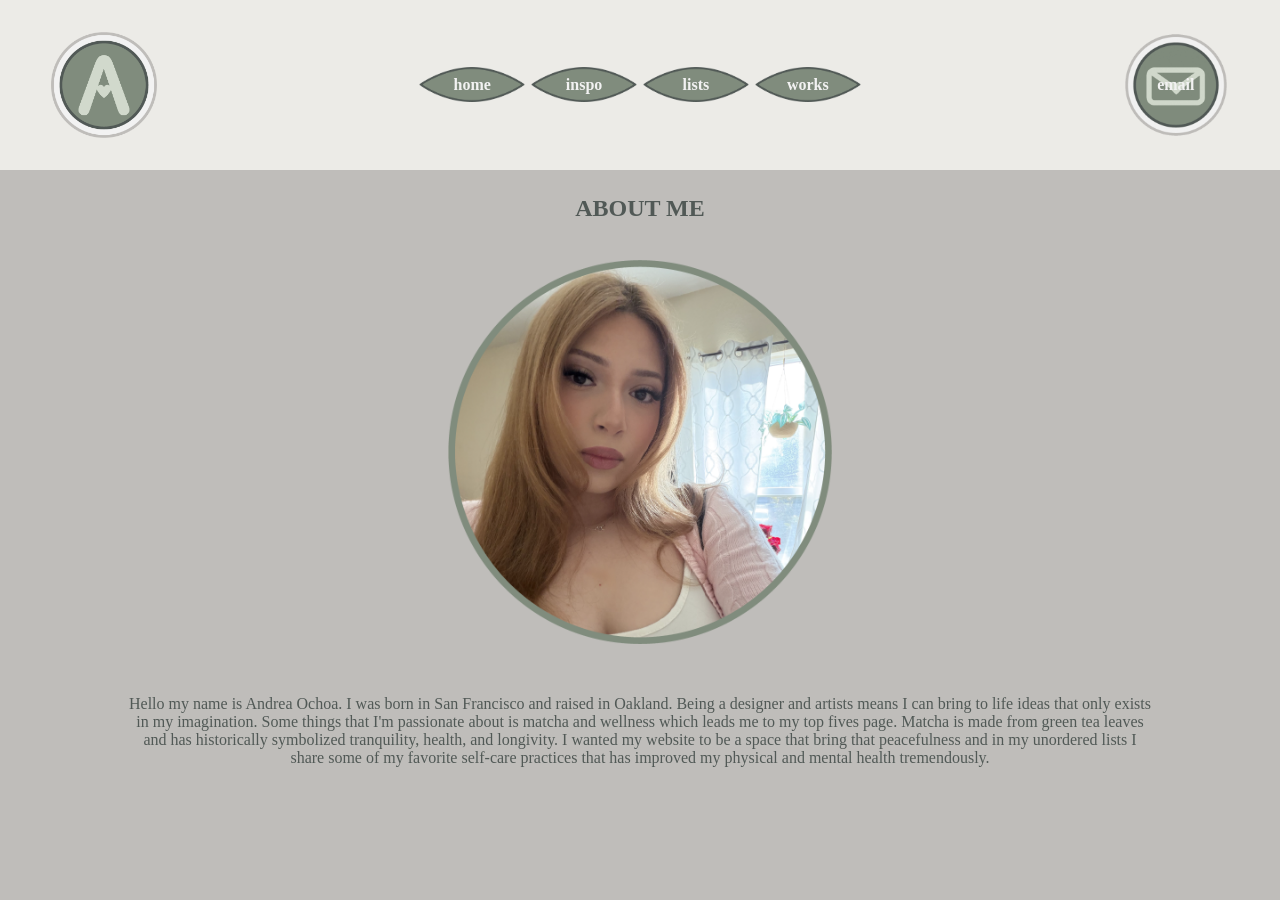
<file: index.html>
<!DOCTYPE html>
<html lang="en">
    <head>
        <meta charset="UTF-8">
        <meta name="viewport" content="width=device-width, initial-scale=1.0">
        <link rel="stylesheet" href="css/responsiveStyle.css">
        <title>Andrea Ochoa Alvarez</title>
    </head>
    <body>  

        <header>

            <nav>
                <img src="img/webLogo.png" class="logo">

                <div class="navLinks">
                    <a href="index.html" class="leaf-btn">home</a>
                    <a href="inspiration/inspiration.html" class="leaf-btn">inspo</a>
                    <a href="topFive/topFive.html" class="leaf-btn">lists</a>
                    <a href="works/works.html" class="leaf-btn">works</a>
                </div>

                <a href="mailto:andreao.ochoa1@gmail.com" class="mail-btn">email</a>
            </nav>

        </header>

        <section>
            <h1>about me</h1>
        </section>

        <br>
        
            <div class="me">

                <img src="img/meBorder.png">

            </div>
        <p>
            Hello my name is Andrea Ochoa. I was born in San Francisco and raised in Oakland. Being a designer and artists means I can bring to life ideas that only exists in my imagination. Some things that I'm passionate about is matcha and wellness which leads me to my top fives page. Matcha is made from green tea leaves and has historically symbolized tranquility, health, and longivity. I wanted my website to be a space that bring that peacefulness and in my unordered lists I share some of my favorite self-care practices that has improved my physical and mental health tremendously. 
        </p>

    </body>
</html>
</file>
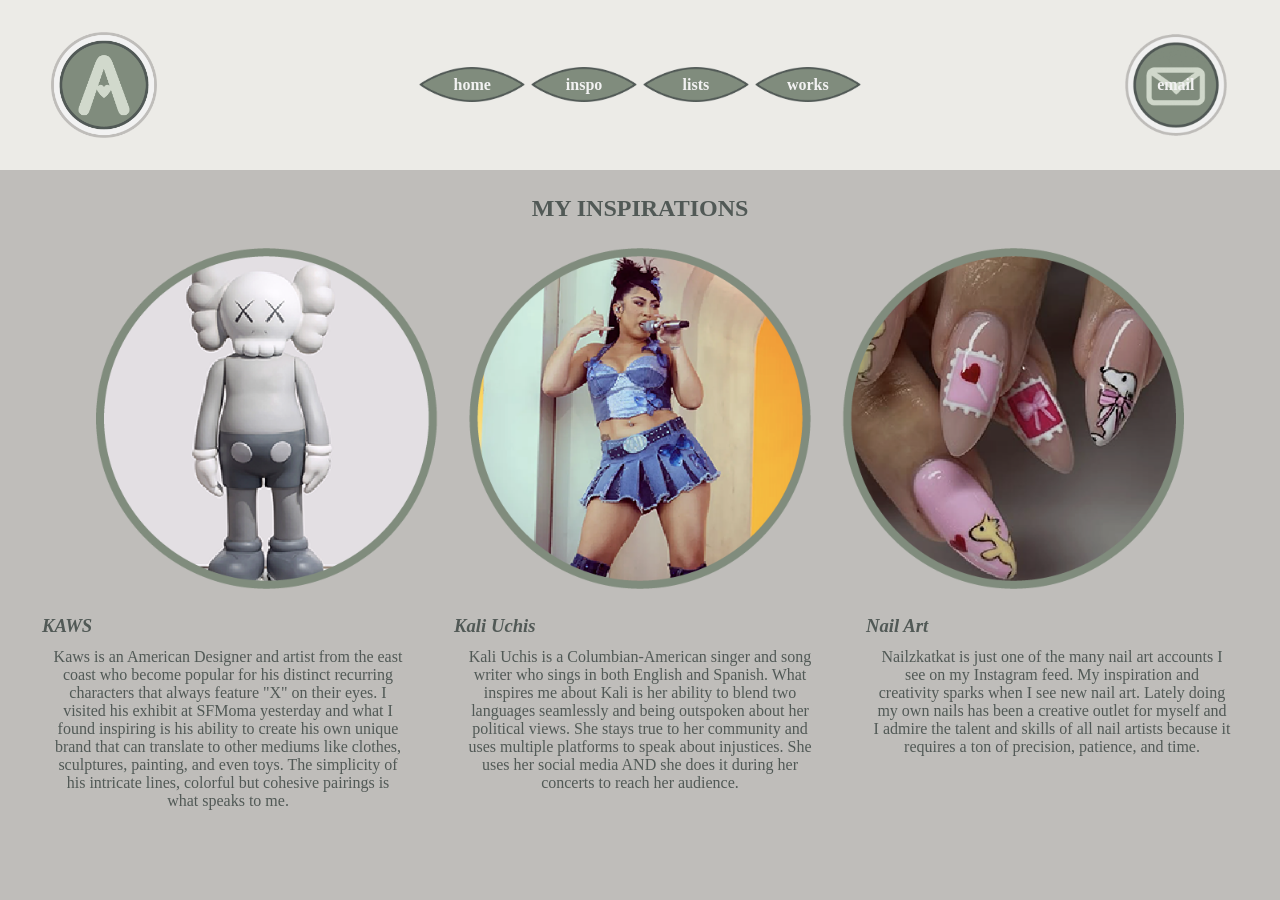
<file: inspiration/inspiration.html>
<!DOCTYPE html>
<html lang="en">
    <head>
        <meta charset="UTF-8">
        <title>Inspirations</title>
        <link rel="stylesheet" href="../css/mainStyle.css">
    </head>
    <body>    

        <header>
        
            <nav>
                <img src="../img/webLogo.png" class="logo">

                <div class="navLinks">
                    <a href="../index.html" class="leaf-btn">home</a>
                    <a href="inspiration.html" class="leaf-btn">inspo</a>
                    <a href="../topFive/topFive.html" class="leaf-btn">lists</a>
                    <a href="../works/works.html" class="leaf-btn">works</a>
                </div>

                <a href="mailto:andreao.ochoa1@gmail.com" class="mail-btn">email</a>
            </nav>

        </header>

        <section>
            <h1>my inspirations</h1>
        </section>

            <div class="inspo">
                <img src="img/inspoBorder.png" alt="sculpture, singer oerforming, creative art on nails">
            </div>

            <div class="inspoLinks">

                <div class="inspoItem">
                <a href="https://www.instagram.com/kaws/?hl=en"><h3><em>KAWS</em></h3></a>
                <p>Kaws is an American Designer and artist from the east coast who become popular for his distinct recurring 
                    characters that always feature "X" on their eyes. I visited his exhibit at SFMoma yesterday and what I found 
                    inspiring is his ability to create his own unique brand that can translate to other mediums like clothes, 
                    sculptures, painting, and even toys. The simplicity of his intricate lines, colorful but cohesive pairings 
                    is what speaks to me.</p>
                </div>

                <div class="inspoItem">
                <a href="https://shopkaliuchis.com/"><h3><em>Kali Uchis</em></h3></a>
                <p>Kali Uchis is a Columbian-American singer and song writer who sings in both English and Spanish. What inspires
                     me about Kali is her ability to blend two languages seamlessly and being outspoken about her political views. 
                     She stays true to her community and uses multiple platforms to speak about injustices. She uses her social media 
                     AND she does it during her concerts to reach her audience. </p>
                </div>

                <div class="inspoItem">
                <a href="https://www.instagram.com/nailzkatkat/"><h3><em>Nail Art</em></h3></a>
                <p>Nailzkatkat is just one of the many nail art accounts I see on my Instagram feed. My inspiration and creativity 
                    sparks when I see new nail art. Lately doing my own nails has been a creative outlet for myself and I admire the 
                    talent and skills of all nail artists because it requires a ton of precision, patience, and time.</p>
                </div>
                
            </div>

    </body>
</html>
</file>
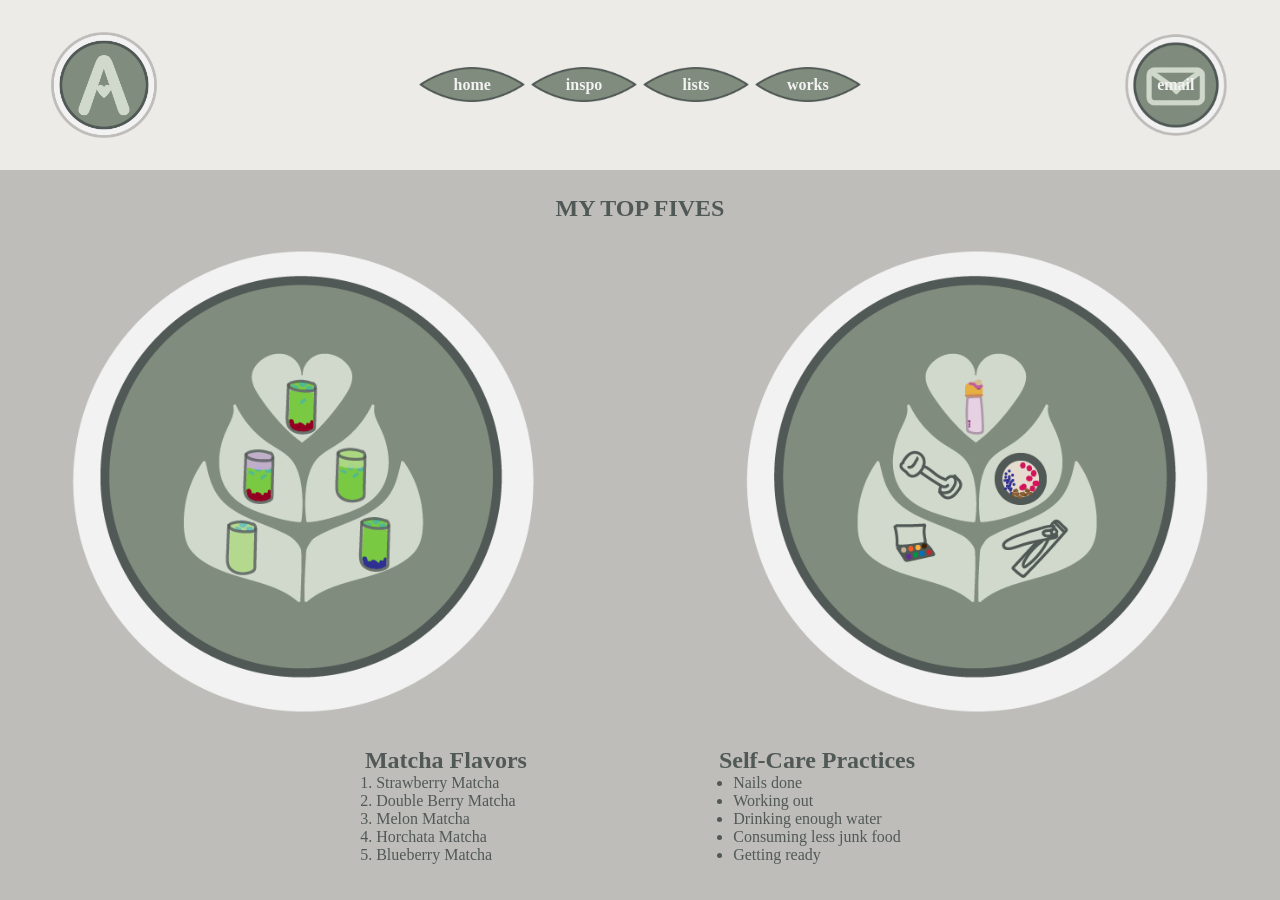
<file: topFive/topFive.html>
<!DOCTYPE html>
<html lang="en">
    <head>
        <meta charset="UTF-8">
        <title>Top Fives</title>
        <link rel="stylesheet" href="../css/mainStyle.css">
    </head>
    <body>    

        <header>

            <nav>
                <img src="../img/webLogo.png" class="logo">

                <div class="navLinks">
                    <a href="../index.html" class="leaf-btn">home</a>
                    <a href="../inspiration/inspiration.html" class="leaf-btn">inspo</a>
                    <a href="topFive.html" class="leaf-btn">lists</a>
                    <a href="../works/works.html" class="leaf-btn">works</a>
                </div>

                <a href="mailto:andreao.ochoa1@gmail.com" class="mail-btn">email</a>
            </nav>

        </header>

        <section>
            <h1>my top fives</h1>
        </section>

        <div class="lists">
            <img src="img/listsBorder.png" alt="iced green tea matcha lattes with different flavors like strawberry, blueberry, horchata and drawing of a reusable water bottle, dumbells for working out, greek yogurt bowl with fruit, eyeshadow pallete, and nail clippers">
        </div>

        <div class="content">

            <div class="matchaList">
                <h2>Matcha Flavors</h2>
                <ol>
                    <li>Strawberry Matcha
                    <br>
                    </li>
                    <li>Double Berry Matcha
                    <br>
                    <a href="https://about.starbucks.com/stories/2026/starbucks-launches-new-matcha-and-valentines-day-drinks/">
                    </a>
                    </li>
                    <a href="https://www.academiccoffee.com/"><li>Melon Matcha</li></a>
                    <a href="http://www.tierramiacoffee.com/"><li>Horchata Matcha</li></a>
                    <li>Blueberry Matcha</li>
                </ol>
            </div>

            <div class="matchaList">
                <h2>Self-Care Practices</h2>
                <ul>
                    <li>Nails done
                    <br>
                    </li>
                    <a href="https://www.mayoclinic.org/healthy-lifestyle/fitness/in-depth/exercise/art-20048389"><li>Working out</li></a>
                    <a href="https://www.cise.ufl.edu/~scarpio/cis4930/assign2/index.html"><li>Drinking enough water</li></a> 
                    <a href="https://www.everydayhealth.com/weight-food/what-happens-to-your-body-when-you-quit-eating-fast-food/"><li>Consuming less junk food</li></a> 
                    </li>
                    <li>Getting ready </li>
                </ul>
            </div>

        </div>
        
    </body>
</html>
</file>
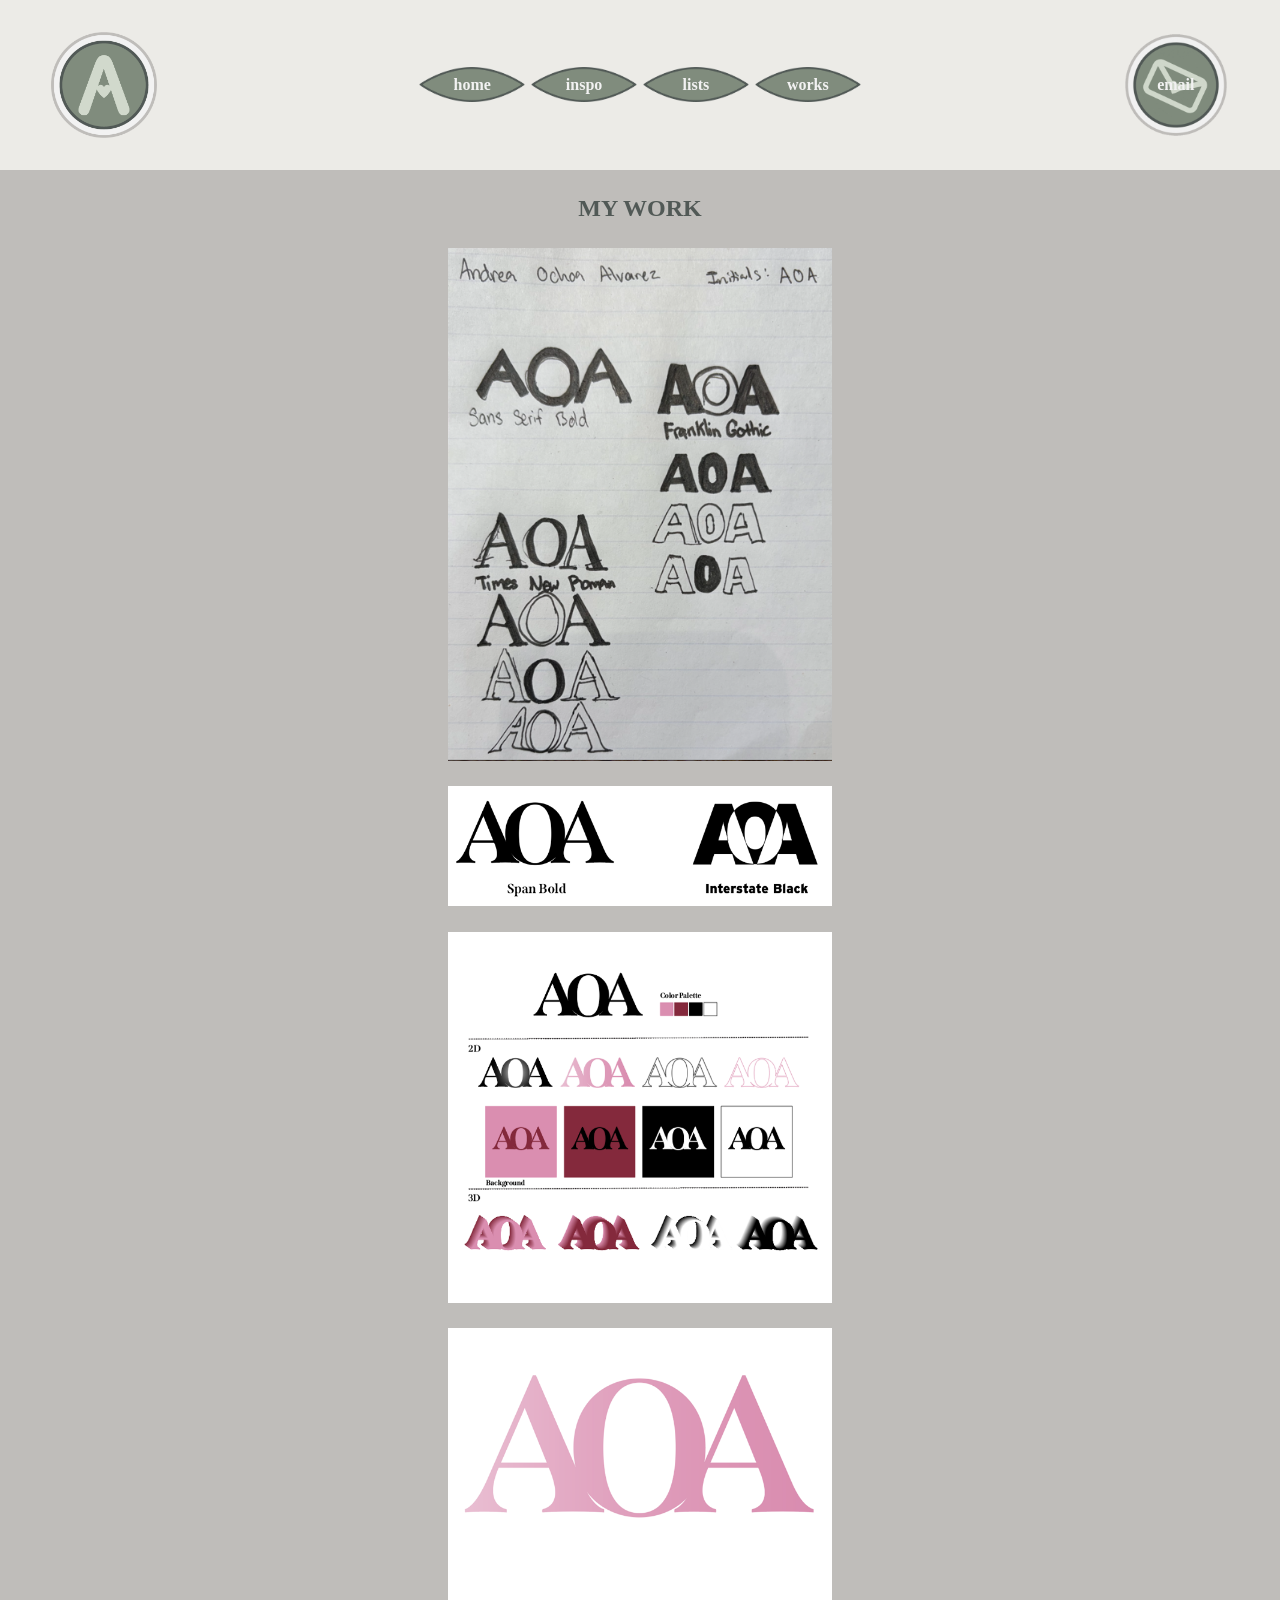
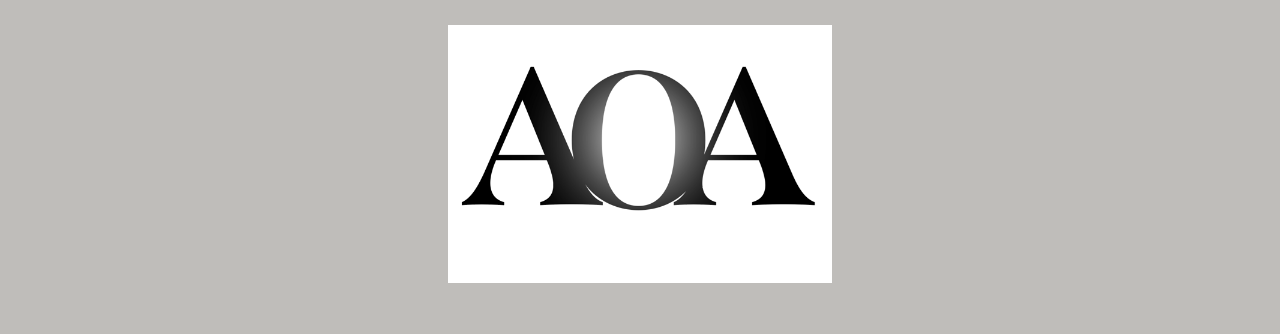
<file: works/works.html>
<!DOCTYPE html>
<html lang="en">
    <head>
        <meta charset="UTF-8">
        <title>My Work</title>
        <link rel="stylesheet" href="../css/mainStyle.css">
    </head>
    <body>    

        <header>

            <nav>
                <img src="../img/webLogo.png" class="logo">

                <div class="navLinks">
                    <a href="../index.html" class="leaf-btn">home</a>
                    <a href="../inspiration/inspiration.html" class="leaf-btn">inspo</a>
                    <a href="../topFive/topFive.html" class="leaf-btn">lists</a>
                    <a href="works.html" class="leaf-btn">works</a>
                </div>

                <a href="mailto:andreao.ochoa1@gmail.com" class="mail-btn">email</a>
            </nav>

        </header>

        <section>
            <h1>my work</h1>
        </section>


        <div class="myWork">
            <img src="img/logoSketch.png">
            <img src="img/logoTwo.png" >
            <img src="img/logoVariations.png">
            <img src="img/logoColor.png">
            <img src="img/logoBW.png">

        </div>
        
    </body>
</html>
</file>
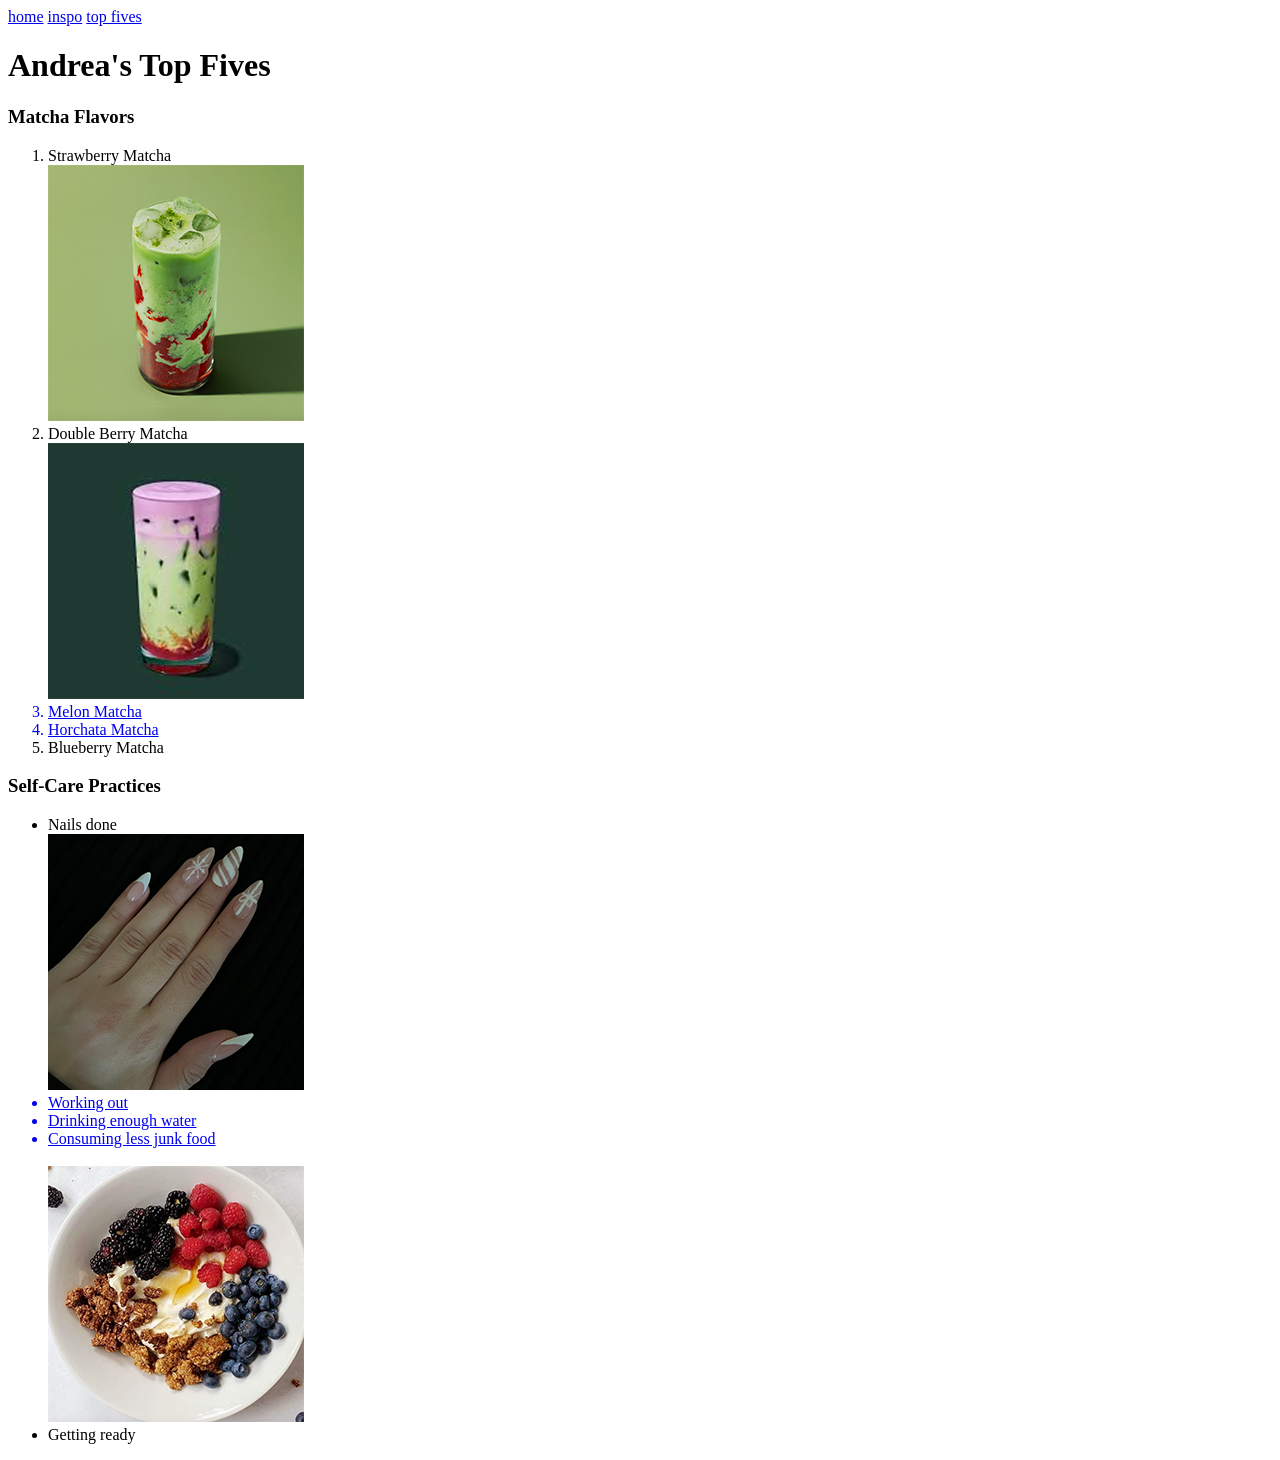
<file: ochoa_andrea_portfolio/topFive/topFive.html>
<!DOCTYPE html>
<html lang="en">
    <head>
        <meta charset="UTF-8">
        <title>Top Fives</title>
    </head>
    <body>    

        <header>
        
            <nav>

                <a href="../index.html">home</a>
                <a href="../inspiration/inspiration.html">inspo</a>
                <a href="topFive.html">top fives</a>
  
            </nav>

        </header>

        <h1>Andrea's Top Fives</h1>

            <h3>Matcha Flavors</h3>
            <ol>
                <li>Strawberry Matcha
                    <br>
                    <img src="img/strawb.png" alt="iced matcha latte with strawberry puree">
                </li>
                <li>Double Berry Matcha
                    <br>
                    <a href="https://about.starbucks.com/stories/2026/starbucks-launches-new-matcha-and-valentines-day-drinks/">
                    <img src="img/doubleb.png" alt="iced matcha latte with strawberry puree and raspberry cold foam">
                    </a>
                </li>
                <a href="https://www.academiccoffee.com/"><li>Melon Matcha</li></a>
                <a href="http://www.tierramiacoffee.com/"><li>Horchata Matcha</li></a>
                <li>Blueberry Matcha</li>
            </ol>

            <h3>Self-Care Practices</h3>
            <ul>
                <li>Nails done
                    <br>
                    <img src="img/myNails.png" alt="almond shaped nails with christams designs">
                </li>
               <a href="https://www.mayoclinic.org/healthy-lifestyle/fitness/in-depth/exercise/art-20048389"><li>Working out</li></a>
               <a href="https://www.cise.ufl.edu/~scarpio/cis4930/assign2/index.html"><li>Drinking enough water</li></a> 
               <a href="https://www.everydayhealth.com/weight-food/what-happens-to-your-body-when-you-quit-eating-fast-food/"><li>Consuming less junk food</li></a> 
                    <br>
                    <img src="img/greek.png" alt="vanilla greek yogurt bowl topped with fruit, honey, and granola">
                </li>
                <li>Getting ready </li>
            </ul>

    </body>
</html>
</file>
<file: css/responsiveStyle.css>
* {
    margin: 0;
    padding: 0;
    box-sizing: border-box;
}

body {
min-height: 100dvh;
width: 100%;
background-color: #BFBDBA;
}

header {
    text-align: center;
    width: 100%;
    background-color: #ecebe7;
}

section {
    margin-top: 2%;
    text-align: center;

}

nav {
    display: flex;
    align-items: center;
    justify-content: space-between;
    padding: 1% 4%;
    width: 100%;
}

.navLinks {
    display: flex;
    justify-content: center;
    align-items: center;
    gap: 1%;
    width: 50%;

}

/* citing this resource that helped me with the buttons: https://www.w3schools.com/css/css3_buttons.asp */

.leaf-btn {
    background-image: url("../img/leaf.png");
    background-size: contain;
    background-repeat: no-repeat;
    background-position: center;
    width: 18%;
    height: 8dvh;
    display: flex;
    align-items: center;
    justify-content: center;
    text-decoration: none;
    color: #f2f2f2;
    font-weight: bold;
    font-size: 1em;
}

.content {
    display:flex;
    justify-content: center;
    gap: 15%;
    margin-top: 2%;
    color: #515956;
}

.content a {
    text-decoration: none;
    color:#515956;
}

/* citing for hoover effect help: https://www.w3schools.com/cssref/sel_hover.php */

.content a:hover {
    color: #F2F2F2;
}

h3:hover {
    color: #F2F2F2;
}

.matchaList {
    display: flex;
    flex-direction: column;
    align-items: center;
}

.mail-btn {
    background-image: url("../img/mail.gif");
    background-size: 180%;
    background-repeat: no-repeat;
    background-position: center;
    width: 9%;
    height: 16dvh;
    display: flex;
    align-items: center;
    justify-content: center;
    text-decoration: none;
    color: #F2F2F2;
    font-weight:bolder;
}

.logo {
    width: 9%;
}

.me {
    display: flex;
    justify-content: center;
    margin-top: 20px;
}

.me img {
    width: 30%;
}

.inspo {
    display: flex;
    justify-content: center;
    margin-top: 2%;
    margin-bottom: 2%;
}

.inspo img {
    width: 85%;
}

.lists {
    display: flex;
    justify-content: center;
    margin-top: 20px;
}

.lists img {
    width: 90%;
}

p {
    text-align: center;
    color: #515956; 
    padding-left: 10%;
    padding-right: 10%;
    padding-top: 4%;
}

h1 {
    text-transform: uppercase;
    color: #515956;
}

h2, h3 {
    text-transform: capitalize;
    color: #515956;
}


.inspoLinks a {
    text-decoration: none;
}

.inspoLinks {
    display: flex;
    justify-content: center;
    gap: 40px;
    margin-left: 20px;
    margin-right: 20px;
}

.inspoItem {
    width: 30%;
}

.myWork {
    display: flex;
    flex-direction: column;
    align-items: center;
    color: #515956;
    margin-bottom: 4%;
}

.myWork img {
    width: 30%;
    margin-top: 2%;
}

/* -------- media queries --------- */

@media screen and (max-width: 600px) {
    nav {
        justify-content: space-between;
        padding: 3% 6%;
    }

    .navLinks {
        position: fixed;
        bottom: 0;
        left: 0;
        width: 100%;
        height: 10dvh;
        background-color: #ecebe7;
        display: flex;
        justify-content: space-evenly;
        align-items: center;
        z-index: 1000;
    }

    .logo {
        width: 18%;
    }

    .mail-btn {
        width: 18%;
        height: 12dvh;
    }

    .leaf-btn {
        width: 20%;
        height: 6dvh;
        font-size: 0.8em;
    }

    body {
        padding-bottom: 12dvh;
    }
  
    }
</file>
<file: css/mainStyle.css>
* {
    margin: 0;
    padding: 0;
    box-sizing: border-box;
}

body {
min-height: 100dvh;
width: 100%;
background-color: #BFBDBA;
}

header {
    text-align: center;
    width: 100%;
    background-color: #ecebe7;
}

section {
    margin-top: 2%;
    text-align: center;

}

nav {
    display: flex;
    align-items: center;
    justify-content: space-between;
    padding: 1% 4%;
    width: 100%;
}

.navLinks {
    display: flex;
    justify-content: center;
    align-items: center;
    gap: 1%;
    width: 50%;

}

/* citing this resource that helped me with the buttons: https://www.w3schools.com/css/css3_buttons.asp */

.leaf-btn {
    background-image: url("../img/leaf.png");
    background-size: contain;
    background-repeat: no-repeat;
    background-position: center;
    width: 18%;
    height: 8dvh;
    display: flex;
    align-items: center;
    justify-content: center;
    text-decoration: none;
    color: #f2f2f2;
    font-weight: bold;
    font-size: 1em;
}

.content {
    display:flex;
    justify-content: center;
    gap: 15%;
    margin-top: 2%;
    color: #515956;
}

.content a {
    text-decoration: none;
    color:#515956;
}

/* citing for hoover effect help: https://www.w3schools.com/cssref/sel_hover.php */

.content a:hover {
    color: #F2F2F2;
}

h3:hover {
    color: #F2F2F2;
}

.matchaList {
    display: flex;
    flex-direction: column;
    align-items: center;
}

.mail-btn {
    background-image: url("../img/mail.gif");
    background-size: 180%;
    background-repeat: no-repeat;
    background-position: center;
    width: 9%;
    height: 16dvh;
    display: flex;
    align-items: center;
    justify-content: center;
    text-decoration: none;
    color: #F2F2F2;
    font-weight:bolder;
}

.logo {
    width: 9%;
}

.me {
    display: flex;
    justify-content: center;
    margin-top: 20px;
}

.me img {
    width: 30%;
}

.inspo {
    display: flex;
    justify-content: center;
    margin-top: 2%;
    margin-bottom: 2%;
}

.inspo img {
    width: 85%;
}

.lists {
    display: flex;
    justify-content: center;
    margin-top: 20px;
}

.lists img {
    width: 90%;
}

p {
    text-align: center;
    margin-top: 1%;
    color: #515956; 
    padding: 2%;
}

h1 {
    text-transform: uppercase;
    color: #515956;
}

h2, h3 {
    text-transform: capitalize;
    color: #515956;
}


.inspoLinks a {
    text-decoration: none;
}

.inspoLinks {
    display: flex;
    justify-content: center;
    gap: 40px;
    margin-left: 20px;
    margin-right: 20px;
}

.inspoItem {
    width: 30%;
}

.myWork {
    display: flex;
    flex-direction: column;
    align-items: center;
    color: #515956;
    margin-bottom: 4%;
}

.myWork img {
    width: 30%;
    margin-top: 2%;
}
</file>
